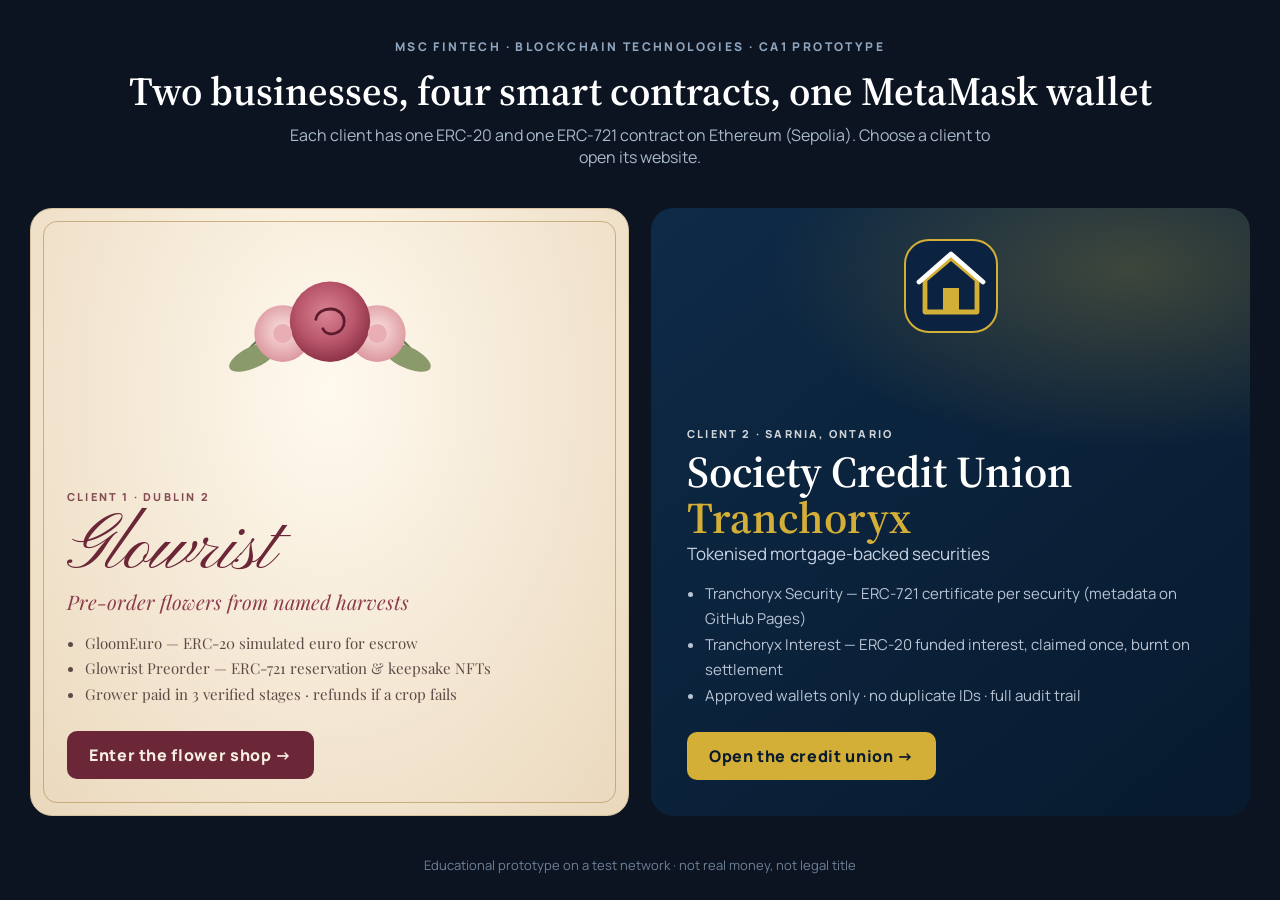
<file: index.html>
<!DOCTYPE html>
<html lang="en">
<head>
  <meta charset="UTF-8">
  <meta name="viewport" content="width=device-width, initial-scale=1.0">
  <title>Blockchain CA1 · Glowrist & Society Credit Union</title>
  <link rel="preconnect" href="https://fonts.googleapis.com">
  <link rel="preconnect" href="https://fonts.gstatic.com" crossorigin>
  <link href="https://fonts.googleapis.com/css2?family=Manrope:wght@400;600;800&family=Pinyon+Script&family=Playfair+Display:ital,wght@0,700;1,500&family=Source+Serif+4:opsz,wght@8..60,600&display=swap" rel="stylesheet">
  <style>
    * { box-sizing: border-box; }
    body { margin: 0; font-family: "Manrope", sans-serif; min-height: 100vh; display: flex; flex-direction: column; background: #0B1420; }
    .top { text-align: center; color: #fff; padding: 34px 20px 10px; }
    .top small { letter-spacing: .2em; text-transform: uppercase; font-size: 12px; color: #8FA4BD; font-weight: 800; }
    .top h1 { font-family: "Source Serif 4", serif; font-weight: 600; font-size: clamp(26px, 3.4vw, 40px); margin: 8px 0 6px; }
    .top p { color: #A9B8CA; margin: 0 auto; max-width: 720px; }
    .split { flex: 1; display: grid; grid-template-columns: 1fr 1fr; gap: 22px; padding: 30px; max-width: 1300px; width: 100%; margin: 0 auto; }
    .portal { position: relative; border-radius: 22px; overflow: hidden; text-decoration: none; display: flex; flex-direction: column; justify-content: flex-end; min-height: 480px; padding: 36px; transition: transform .25s, box-shadow .25s; }
    .portal:hover { transform: translateY(-4px); box-shadow: 0 30px 60px -20px rgba(0,0,0,.7); }
    .glow { background: radial-gradient(ellipse at 50% 30%, #FFF9EE, #EAD8BC); color: #6B2737; border: 1px solid #D8C3A2; }
    .glow::before { content: ""; position: absolute; inset: 12px; border: 1px solid rgba(176,138,78,.6); border-radius: 14px; pointer-events: none; }
    .glow .name { font-family: "Pinyon Script", cursive; font-size: 76px; line-height: 1; }
    .glow .tag { font-family: "Playfair Display", serif; font-style: italic; font-size: 20px; color: #8C3A4C; }
    .glow .go { background: #6B2737; color: #F6EEE1; }
    .bank { background: radial-gradient(600px 300px at 80% 10%, rgba(212,175,55,.25), transparent 60%), linear-gradient(140deg, #0E2A47, #071A2E); color: #fff; }
    .bank .name { font-family: "Source Serif 4", serif; font-size: 44px; font-weight: 600; line-height: 1.05; }
    .bank .tag { color: #C7D3E2; font-size: 17px; }
    .bank .go { background: #D4AF37; color: #071A2E; }
    .portal ul { margin: 16px 0 24px; padding-left: 18px; line-height: 1.7; font-size: 15px; }
    .glow ul { color: #5D4A47; font-family: "Playfair Display", serif; }
    .bank ul { color: #B8C4D3; }
    .go { align-self: flex-start; font-weight: 800; padding: 13px 22px; border-radius: 10px; letter-spacing: .04em; }
    .art { position: absolute; top: 30px; left: 0; right: 0; display: flex; justify-content: center; }
    .label { font-size: 11px; letter-spacing: .2em; font-weight: 800; text-transform: uppercase; margin-bottom: 8px; opacity: .8; }
    footer { color: #6E8098; text-align: center; font-size: 13px; padding: 10px 20px 26px; }
    @media (max-width: 860px) { .split { grid-template-columns: 1fr; padding: 16px; } .portal { min-height: 440px; } }
  </style>
</head>
<body>
  <div class="top">
    <small>MSc FinTech · Blockchain Technologies · CA1 Prototype</small>
    <h1>Two businesses, four smart contracts, one MetaMask wallet</h1>
    <p>Each client has one ERC-20 and one ERC-721 contract on Ethereum (Sepolia). Choose a client to open its website.</p>
  </div>

  <div class="split">
    <a class="portal glow" href="glowrist.html">
      <div class="art">
        <svg viewBox="0 0 220 150" width="260" aria-hidden="true">
          <defs><radialGradient id="r" cx="45%" cy="40%" r="60%"><stop offset="0" stop-color="#D98493"/><stop offset=".6" stop-color="#B9566B"/><stop offset="1" stop-color="#8E3349"/></radialGradient>
          <radialGradient id="p" cx="50%" cy="45%" r="60%"><stop offset="0" stop-color="#FBE3E1"/><stop offset="1" stop-color="#D99198"/></radialGradient></defs>
          <path d="M40,95 C60,70 80,72 100,90" stroke="#6E7D52" stroke-width="2" fill="none"/>
          <path d="M120,90 C140,72 160,70 180,95" stroke="#6E7D52" stroke-width="2" fill="none"/>
          <ellipse cx="45" cy="100" rx="22" ry="9" fill="#8A9A6B" transform="rotate(-25 45 100)"/>
          <ellipse cx="175" cy="100" rx="22" ry="9" fill="#8A9A6B" transform="rotate(25 175 100)"/>
          <circle cx="70" cy="80" r="24" fill="url(#p)"/><circle cx="150" cy="80" r="24" fill="url(#p)"/>
          <circle cx="110" cy="70" r="34" fill="url(#r)"/>
          <path d="M98,68 C100,56 122,56 122,70 C122,80 108,84 104,76" fill="none" stroke="#5E1B2D" stroke-width="2.4" stroke-linecap="round"/>
          <circle cx="70" cy="80" r="8" fill="#E9AEB3"/><circle cx="150" cy="80" r="8" fill="#E9AEB3"/>
        </svg>
      </div>
      <div class="label">Client 1 · Dublin 2</div>
      <div class="name">Glowrist</div>
      <div class="tag">Pre-order flowers from named harvests</div>
      <ul>
        <li>GloomEuro — ERC-20 simulated euro for escrow</li>
        <li>Glowrist Preorder — ERC-721 reservation & keepsake NFTs</li>
        <li>Grower paid in 3 verified stages · refunds if a crop fails</li>
      </ul>
      <span class="go">Enter the flower shop →</span>
    </a>

    <a class="portal bank" href="society.html">
      <div class="art">
        <svg viewBox="0 0 48 48" width="96" aria-hidden="true">
          <rect x="1" y="1" width="46" height="46" rx="12" fill="#0B2340" stroke="#D4AF37" stroke-width="1"/>
          <path d="M24 10 L37 21 L37 37 L11 37 L11 21 Z" fill="none" stroke="#D4AF37" stroke-width="2.4" stroke-linejoin="round"/>
          <rect x="20" y="25" width="8" height="12" fill="#D4AF37"/>
          <path d="M8 22 L24 8 L40 22" fill="none" stroke="#fff" stroke-width="2.4" stroke-linecap="round" stroke-linejoin="round"/>
        </svg>
      </div>
      <div class="label">Client 2 · Sarnia, Ontario</div>
      <div class="name">Society Credit Union<br><span style="color:#D4AF37">Tranchoryx</span></div>
      <div class="tag">Tokenised mortgage-backed securities</div>
      <ul>
        <li>Tranchoryx Security — ERC-721 certificate per security (metadata on GitHub Pages)</li>
        <li>Tranchoryx Interest — ERC-20 funded interest, claimed once, burnt on settlement</li>
        <li>Approved wallets only · no duplicate IDs · full audit trail</li>
      </ul>
      <span class="go">Open the credit union →</span>
    </a>
  </div>
  <footer>Educational prototype on a test network · not real money, not legal title</footer>
</body>
</html>
</file>
